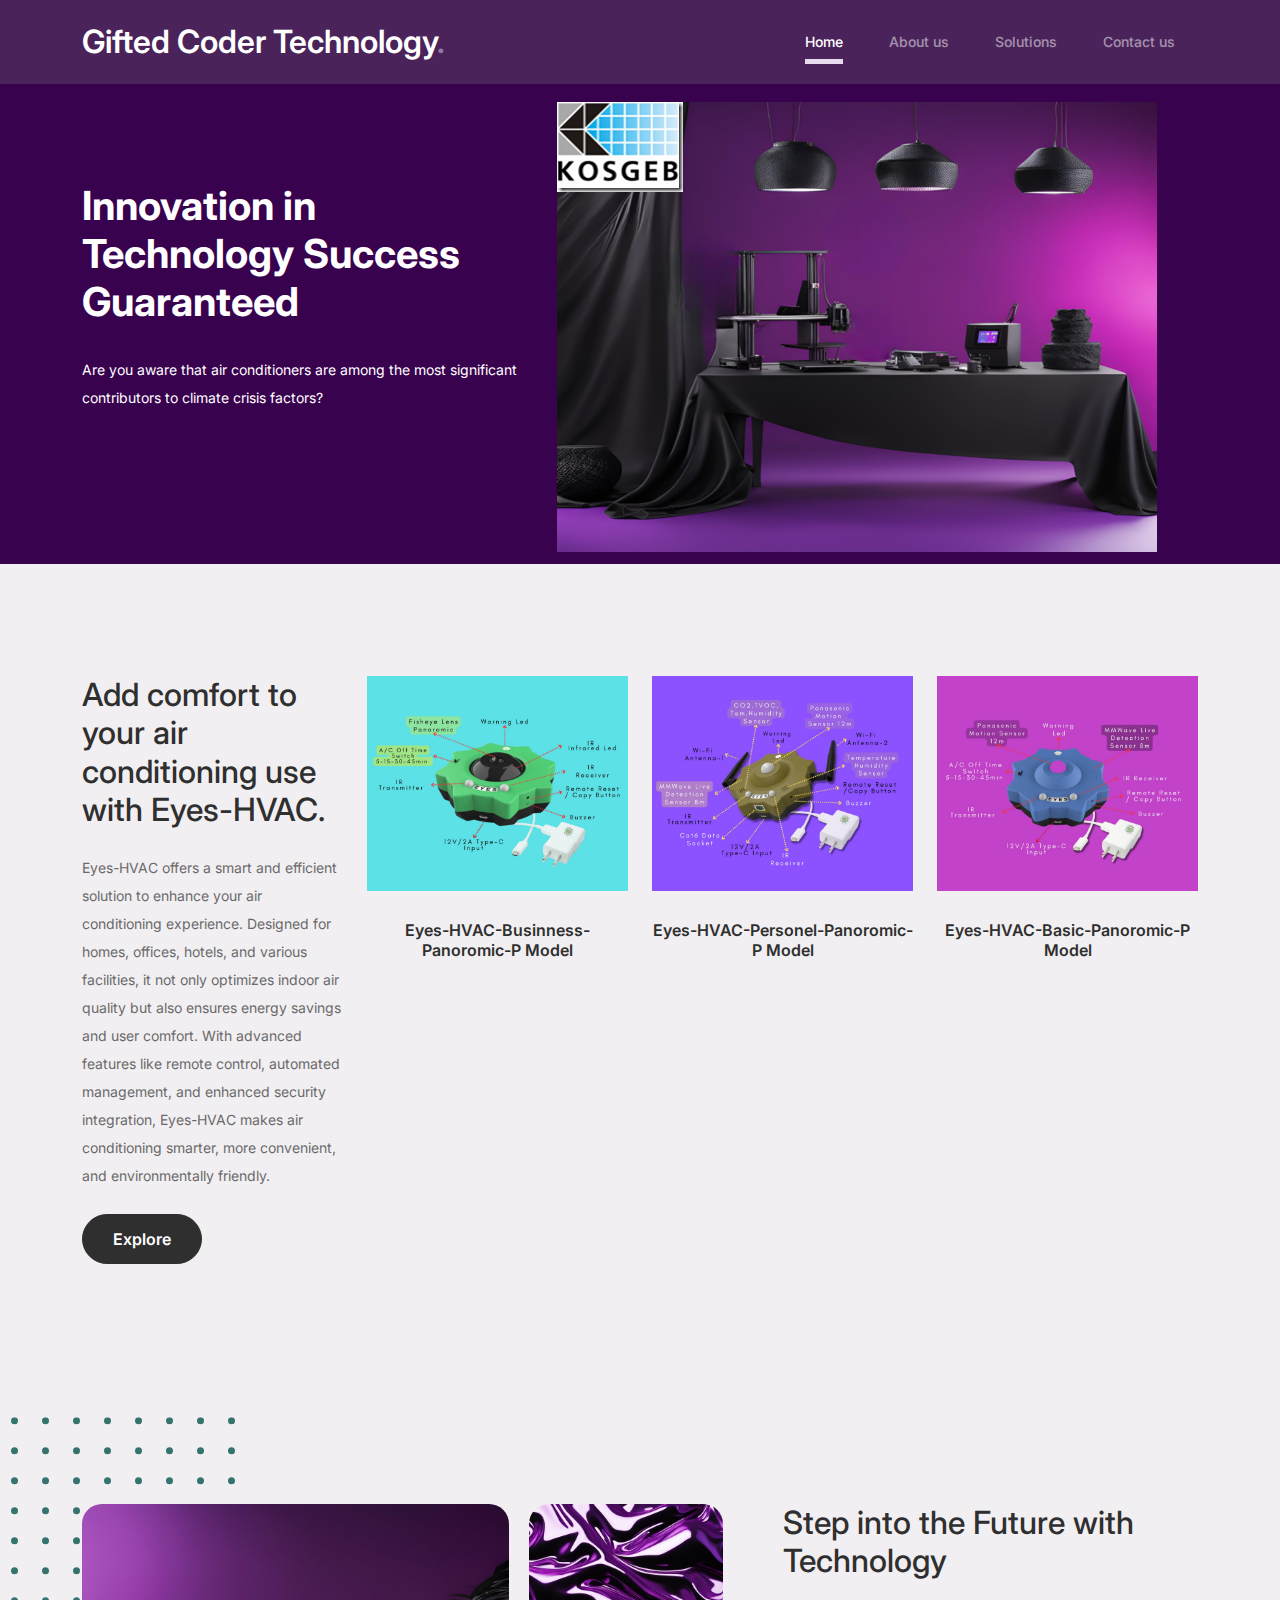
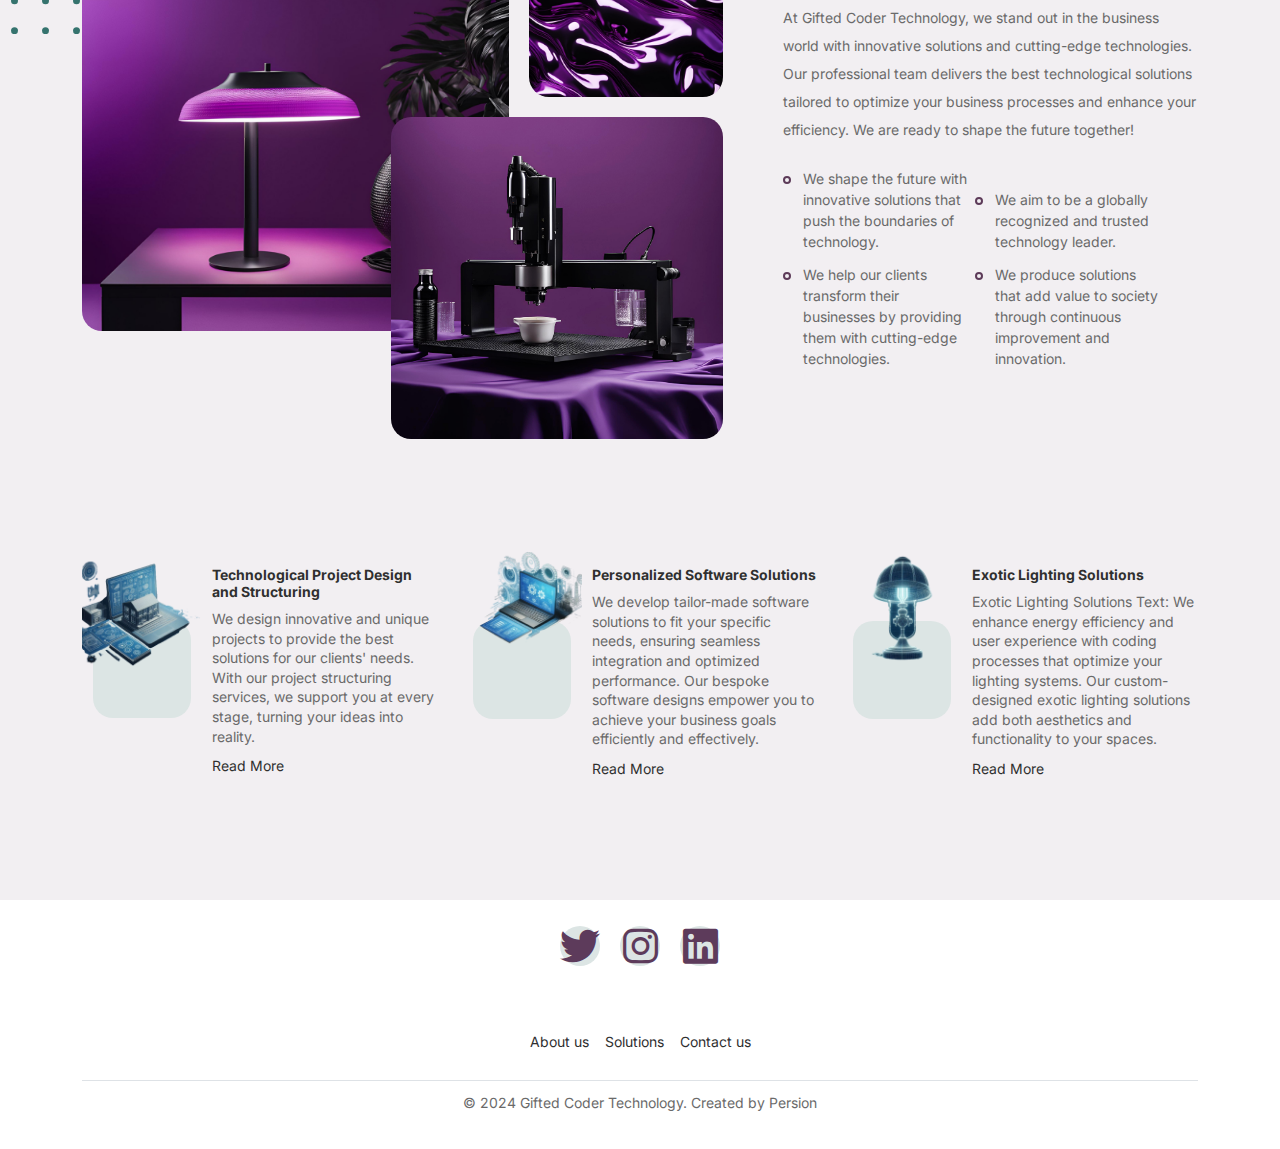
<file: index.html>
<!-- /*
* Bootstrap 5
* Template Name: Furni
* Template Author: Untree.co
* Template URI: https://untree.co/
* License: https://creativecommons.org/licenses/by/3.0/
*/ -->
<!doctype html>
<html lang="en">
<head>
  <meta charset="utf-8">
  <meta name="viewport" content="width=device-width, initial-scale=1, shrink-to-fit=no">
  <meta name="author" content="Untree.co">
  <link rel="shortcut icon" href="favicon.png">

  <meta name="description" content="" />
  <meta name="keywords" content="bootstrap, bootstrap4" />

		<!-- Bootstrap CSS -->
		<link href="css/bootstrap.min.css" rel="stylesheet">
		<link href="https://cdnjs.cloudflare.com/ajax/libs/font-awesome/6.0.0-beta3/css/all.min.css" rel="stylesheet">
		<link href="css/tiny-slider.css" rel="stylesheet">
		<link href="css/style.css" rel="stylesheet">
		<title>Gifted Coder Technology </title>
	</head>

	<body>

		<!-- Start Header/Navigation -->
		<nav class="custom-navbar navbar navbar navbar-expand-md navbar-dark bg-dark" arial-label="Furni navigation bar">

			<div class="container">
				<a class="navbar-brand" href="index.html">Gifted Coder Technology<span>.</span></a>

				<button class="navbar-toggler" type="button" data-bs-toggle="collapse" data-bs-target="#navbarsFurni" aria-controls="navbarsFurni" aria-expanded="false" aria-label="Toggle navigation">
					<span class="navbar-toggler-icon"></span>
				</button>

				<div class="collapse navbar-collapse" id="navbarsFurni">
					<ul class="custom-navbar-nav navbar-nav ms-auto mb-2 mb-md-0">
						<li class="nav-item active">
							<a class="nav-link" href="index.html">Home</a>
						</li>
						<li><a class="nav-link" href="about.html">About us</a></li>
						<li><a class="nav-link" href="solutions.html">Solutions</a></li>
						<li><a class="nav-link" href="contact.html">Contact us</a></li>
					</ul>
				</div>
			</div>
				
		</nav>
		<!-- End Header/Navigation -->

		<!-- Start Hero Section -->
			<div class="hero">
				<div class="container">
					<div class="row justify-content-between">
						<div class="col-lg-5">
							<div class="intro-excerpt">
								<h1>Innovation in Technology <span clsas="d-block">Success Guaranteed</span></h1>
								<p class="mb-4"> Are you aware that air conditioners are among the most significant contributors to climate crisis factors?</p>
							</div>
						</div>
						<div class="col-lg-7">
							<div class="hero-img-wrap">
								<img src="images/general.png" class="img-fluid">
								<img src="images/image001.png" class="img-fluid">
								<p class="mb-4">This web site sponsored by KOSGEB</p>


							</div>
						</div>
					</div>
				</div>
			</div>
		<!-- End Hero Section -->

		<!-- Start Product Section -->
		<div class="product-section">
			<div class="container">
				<div class="row">

					<!-- Start Column 1 -->
					<div class="col-md-12 col-lg-3 mb-5 mb-lg-0">
						<h2 class="mb-4 section-title">Add comfort to your air conditioning use with Eyes-HVAC.</h2>
						<p class="mb-4">Eyes-HVAC offers a smart and efficient solution to enhance your air conditioning experience. Designed for homes, offices, hotels, and various facilities, it not only optimizes indoor air quality but also ensures energy savings and user comfort. With advanced features like remote control, automated management, and enhanced security integration, Eyes-HVAC makes air conditioning smarter, more convenient, and environmentally friendly. </p>
						<p><a href="solutions.html" class="btn">Explore</a></p>
					</div> 
					<!-- End Column 1 -->

					<!-- Start Column 2 -->
					<div class="col-12 col-md-4 col-lg-3 mb-5 mb-md-0">
						<a class="product-item" href="solutions.html">
							<img src="images/project_design.jpeg" class="img-fluid product-thumbnail">
							<h3 class="product-title">Eyes-HVAC-Businness-Panoromic-P Model</h3>
						</a>
					</div> 
					<!-- End Column 2 -->

					<!-- Start Column 3 -->
					<div class="col-12 col-md-4 col-lg-3 mb-5 mb-md-0">
						<a class="product-item" href="solutions.html">
							<img src="images/personalized_software.jpeg" class="img-fluid product-thumbnail">
							<h3 class="product-title">Eyes-HVAC-Personel-Panoromic-P Model</h3>
						</a>
					</div>
					<!-- End Column 3 -->

					<!-- Start Column 4 -->
					<div class="col-12 col-md-4 col-lg-3 mb-5 mb-md-0">
						<a class="product-item" href="solutions.html">
							<img src="images/exotic_lightning.jpeg" class="img-fluid product-thumbnail">
							<h3 class="product-title">Eyes-HVAC-Basic-Panoromic-P Model</h3>
						</a>
					</div>
					<!-- End Column 4 -->

				</div>
			</div>
		</div>
		<!-- End Product Section -->


		<!-- Start We Help Section -->
		<div class="we-help-section">
			<div class="container">
				<div class="row justify-content-between">
					<div class="col-lg-7 mb-5 mb-lg-0">
						<div class="imgs-grid">
							<div class="grid grid-1"><img src="images/img-grid-1.jpg" alt="Untree.co"></div>
							<div class="grid grid-2"><img src="images/img-grid-2.jpg" alt="Untree.co"></div>
							<div class="grid grid-3"><img src="images/img-grid-3.jpg" alt="Untree.co"></div>
						</div>
					</div>
					<div class="col-lg-5 ps-lg-5">
						<h2 class="section-title mb-4">Step into the Future with Technology</h2>
						<p>At Gifted Coder Technology, we stand out in the business world with innovative solutions and cutting-edge technologies. Our professional team delivers the best technological solutions tailored to optimize your business processes and enhance your efficiency. We are ready to shape the future together!</p>

						<ul class="list-unstyled custom-list my-4">
							<li>We shape the future with innovative solutions that push the boundaries of technology.</li>
							<li>We aim to be a globally recognized and trusted technology leader.</li>
							<li>We help our clients transform their businesses by providing them with cutting-edge technologies.</li>
							<li>We produce solutions that add value to society through continuous improvement and innovation.</li>
						</ul>
					</div>
				</div>
			</div>
		</div>
		<!-- End We Help Section -->

		

		<!-- Start Popular Product -->
		<div class="popular-product">
			<div class="container">
				<div class="row">

					<div class="col-12 col-md-6 col-lg-4 mb-4 mb-lg-0">
						<div class="product-item-sm d-flex">
							<div class="thumbnail">
								<img src="images/project_design-small.png" alt="Image" class="img-fluid">
							</div>
							<div class="pt-3">
								<h3>Technological Project Design and Structuring</h3>
								<p>We design innovative and unique projects to provide the best solutions for our clients' needs. With our project structuring services, we support you at every stage, turning your ideas into reality. </p>
								<p><a href="solutions.html">Read More</a></p>
							</div>
						</div>
					</div>

					<div class="col-12 col-md-6 col-lg-4 mb-4 mb-lg-0">
						<div class="product-item-sm d-flex">
							<div class="thumbnail">
								<img src="images/personalized_software_small.png" alt="Image" class="img-fluid">
							</div>
							<div class="pt-3">
								<h3>Personalized Software Solutions</h3>
								<p>We develop tailor-made software solutions to fit your specific needs, ensuring seamless integration and optimized performance. Our bespoke software designs empower you to achieve your business goals efficiently and effectively. </p>
								<p><a href="solutions.html">Read More</a></p>
							</div>
						</div>
					</div>

					<div class="col-12 col-md-6 col-lg-4 mb-4 mb-lg-0">
						<div class="product-item-sm d-flex">
							<div class="thumbnail">
								<img src="images/exotic_lightning_small.png" alt="Image" class="img-fluid">
							</div>
							<div class="pt-3">
								<h3>Exotic Lighting Solutions</h3>
								<p>Exotic Lighting Solutions Text: We enhance energy efficiency and user experience with coding processes that optimize your lighting systems. Our custom-designed exotic lighting solutions add both aesthetics and functionality to your spaces. </p>
								<p><a href="solutions.html">Read More</a></p>
							</div>
						</div>
					</div>

				</div>
			</div>
		</div>
		<!-- End Popular Product -->

		<!-- Start Footer Section -->
		<footer class="footer-section py-4">
			<div class="container relative">
			  <div class="row g-3 justify-content-center">
				<div class="col-12 text-center mb-3">
				  <ul class="list-unstyled custom-social d-inline-flex justify-content-center align-items-center">
					<li class="px-2"><a href="https://x.com/PrensesMTN" class="social-icon"><span class="fa fa-brands fa-twitter" style="font-size: 2.5rem;"></span></a></li>
					<li class="px-2"><a href="https://www.instagram.com/gifted.coder.tech/" class="social-icon"><span class="fa fa-brands fa-instagram" style="font-size: 2.5rem;"></span></a></li>
					<li class="px-2"><a href="https://www.linkedin.com/company/giftedcodertechnology/" class="social-icon"><span class="fa fa-brands fa-linkedin" style="font-size: 2.5rem;"></span></a></li>
				  </ul>
				</div>
				<div class="col-12 text-center">
				  <div class="row justify-content-center">
					<div class="col-auto">
					  <ul class="list-unstyled d-inline-flex">
						<li><a class="nav-link px-2" href="about.html">About us</a></li>
						<li><a class="nav-link px-2" href="solutions.html">Solutions</a></li>
						<li><a class="nav-link px-2" href="contact.html">Contact us</a></li>

					  </ul>
					</div>
				  </div>
				</div>
			  </div>
			  <div class="border-top copyright">
				<div class="row pt-2">
				  <div class="col-12 text-center">
					<p class="mb-2">© 2024 Gifted Coder Technology. Created by Persion</p>
				  </div>
				</div>
			  </div>
			</div>
		  </footer>
		  
		<!-- End Footer Section -->	


		<script src="js/bootstrap.bundle.min.js"></script>
		<script src="js/tiny-slider.js"></script>
		<script src="js/custom.js"></script>
	</body>

</html>
</file>
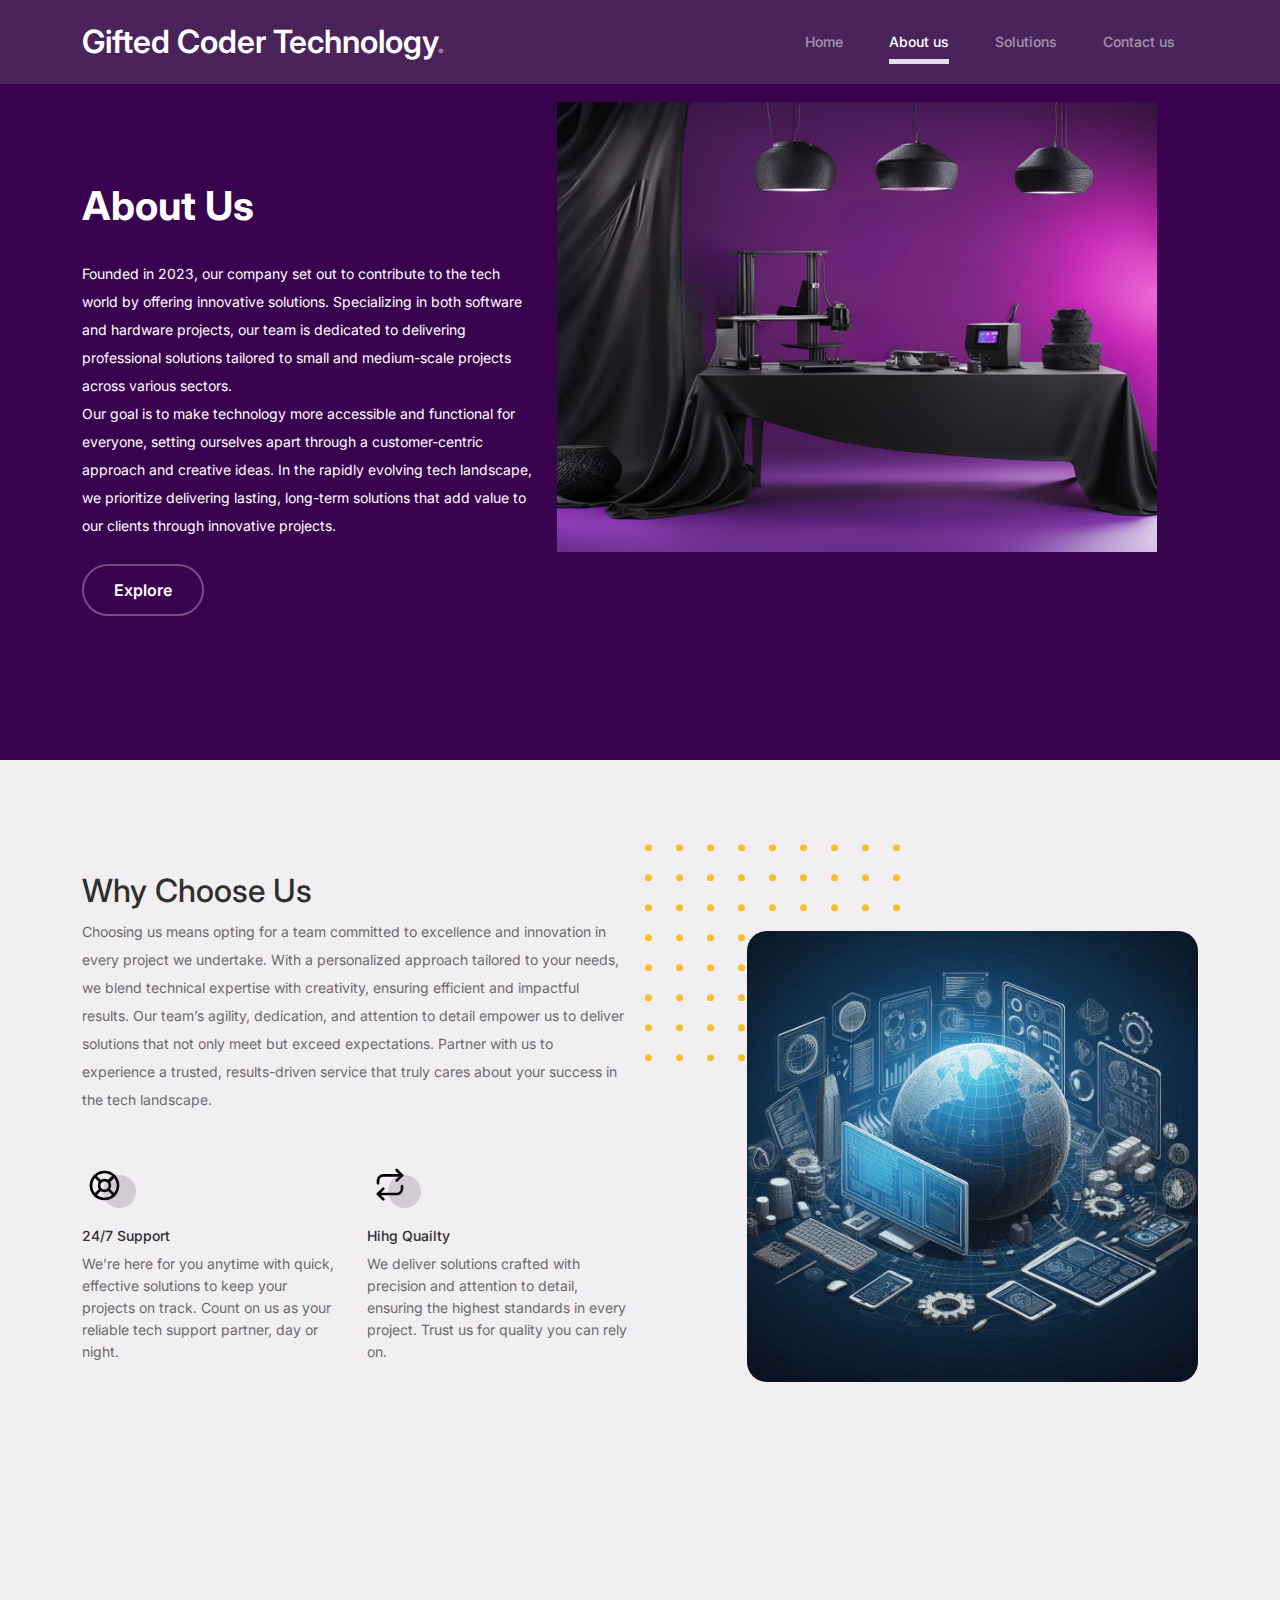
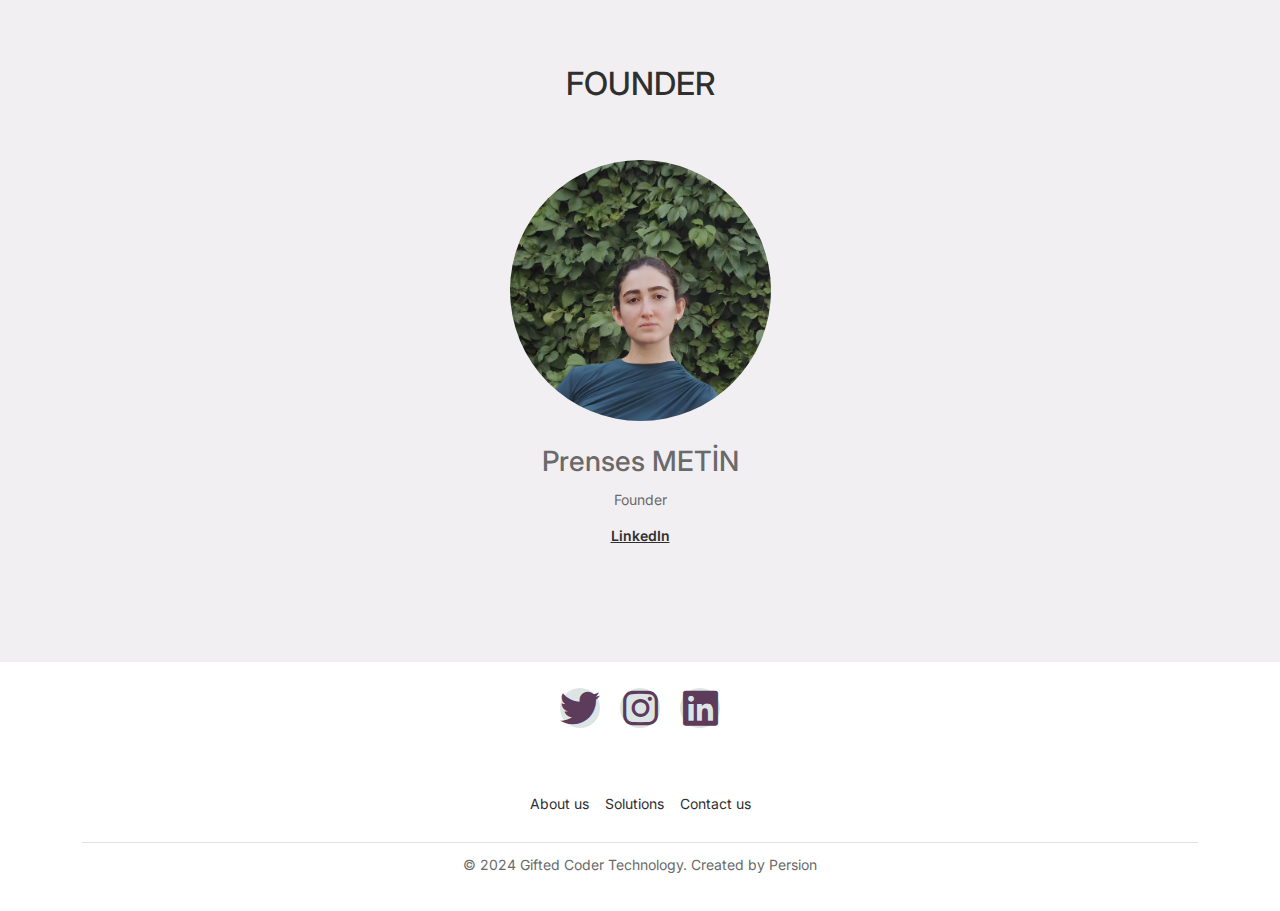
<file: about.html>
<!doctype html>
<html lang="en">
<head>
  <meta charset="utf-8">
  <meta name="viewport" content="width=device-width, initial-scale=1, shrink-to-fit=no">
  <meta name="author" content="Untree.co">
  <link rel="shortcut icon" href="favicon.png">

  <meta name="description" content="" />
  <meta name="keywords" content="bootstrap, bootstrap4" />

		<!-- Bootstrap CSS -->
		<link href="css/bootstrap.min.css" rel="stylesheet">
		<link href="https://cdnjs.cloudflare.com/ajax/libs/font-awesome/6.0.0-beta3/css/all.min.css" rel="stylesheet">
		<link href="css/tiny-slider.css" rel="stylesheet">
		<link href="css/style.css" rel="stylesheet">
		<title>About - Gifted Coder Technology </title>
	</head>

	<body>

		<!-- Start Header/Navigation -->
		<nav class="custom-navbar navbar navbar navbar-expand-md navbar-dark bg-dark" arial-label="Furni navigation bar">

			<div class="container">
				<a class="navbar-brand" href="index.html">Gifted Coder Technology<span>.</span></a>

				<button class="navbar-toggler" type="button" data-bs-toggle="collapse" data-bs-target="#navbarsFurni" aria-controls="navbarsFurni" aria-expanded="false" aria-label="Toggle navigation">
					<span class="navbar-toggler-icon"></span>
				</button>

				<div class="collapse navbar-collapse" id="navbarsFurni">
					<ul class="custom-navbar-nav navbar-nav ms-auto mb-2 mb-md-0">
						<li class="nav-item ">
							<a class="nav-link" href="index.html">Home</a>
						</li>
						<li class="active"><a class="nav-link" href="about.html">About us</a></li>
						<li><a class="nav-link" href="solutions.html">Solutions</a></li>
						<li><a class="nav-link" href="contact.html">Contact us</a></li>
					</ul>
				</div>
			</div>
				
		</nav>
		<!-- End Header/Navigation -->

		<!-- Start Hero Section -->
			<div class="hero">
				<div class="container">
					<div class="row justify-content-between">
						<div class="col-lg-5">
							<div class="intro-excerpt">
								<h1>About Us</h1>
								<p class="mb-4">Founded in 2023, our company set out to contribute to the tech world by offering innovative solutions. Specializing in both software and hardware projects, our team is dedicated to delivering professional solutions tailored to small and medium-scale projects across various sectors.<br>Our goal is to make technology more accessible and functional for everyone, setting ourselves apart through a customer-centric approach and creative ideas. In the rapidly evolving tech landscape, we prioritize delivering lasting, long-term solutions that add value to our clients through innovative projects.</p>
								<p><a href="#" class="btn btn-white-outline">Explore</a></p>
							</div>
						</div>
						<div class="col-lg-7">
							<div class="hero-img-wrap">
								<img src="images/general.png" class="img-fluid">
							</div>
						</div>
					</div>
				</div>
			</div>
		<!-- End Hero Section -->

		

		<!-- Start Why Choose Us Section -->
		<div class="why-choose-section">
			<div class="container">
				<div class="row justify-content-between align-items-center">
					<div class="col-lg-6">
						<h2 class="section-title">Why Choose Us</h2>
						<p>Choosing us means opting for a team committed to excellence and innovation in every project we undertake. With a personalized approach tailored to your needs, we blend technical expertise with creativity, ensuring efficient and impactful results. Our team’s agility, dedication, and attention to detail empower us to deliver solutions that not only meet but exceed expectations. Partner with us to experience a trusted, results-driven service that truly cares about your success in the tech landscape.</p>

						<div class="row my-5">
							

							<div class="col-6 col-md-6">
								<div class="feature">
									<div class="icon">
										<img src="images/support.svg" alt="Image" class="imf-fluid">
									</div>
									<h3>24/7 Support</h3>
									<p>We’re here for you anytime with quick, effective solutions to keep your projects on track. Count on us as your reliable tech support partner, day or night.</p>
								</div>
							</div>

							<div class="col-6 col-md-6">
								<div class="feature">
									<div class="icon">
										<img src="images/return.svg" alt="Image" class="imf-fluid">
									</div>
									<h3>Hihg Quailty</h3>
									<p>We deliver solutions crafted with precision and attention to detail, ensuring the highest standards in every project. Trust us for quality you can rely on.</p>
								</div>
							</div>

						</div>
					</div>

					<div class="col-lg-5">
						<div class="img-wrap">
							<img src="images/whychoose.png" alt="Image" class="img-fluid">
						</div>
					</div>

				</div>
			</div>
		</div>
		<!-- End Why Choose Us Section -->

		<!-- Start Team Section -->
		<div class="untree_co-section">
			<div class="container">
			  <div class="row mb-5">
				<div class="col-lg-5 mx-auto text-center">
				  <h2 class="section-title">FOUNDER</h2>
				</div>
			  </div>
			  <div class="row justify-content-center">
				<!-- Start Column 1 -->
				<div class="col-12 col-md-6 col-lg-3 mb-5 mb-md-0 text-center">
				  <img src="images/Prenses_Metin.jpg" class="img-fluid mb-4 rounded-circle" alt="Prenses METİN">
				  <h3 class="name"><a ><span>Prenses</span> METİN</a></h3>
				  <span class="d-block position mb-2">Founder</span>
				  <p class="mb-0">
					<a href="https://www.linkedin.com/in/prenses-metin-35594b237/" class="more dark" target="_blank">
					  LinkedIn <span class="icon-arrow_forward"></span>
					</a>
				  </p>
				</div>
				<!-- End Column 1 -->
			  </div>
			</div>
		  </div>
		  
		  
		<!-- End Team Section -->



		<!-- Start Footer Section -->
		<footer class="footer-section py-4">
			<div class="container relative">
			  <div class="row g-3 justify-content-center">
				<div class="col-12 text-center mb-3">
				  <ul class="list-unstyled custom-social d-inline-flex justify-content-center align-items-center">
					<li class="px-2"><a href="https://x.com/PrensesMTN" class="social-icon"><span class="fa fa-brands fa-twitter" style="font-size: 2.5rem;"></span></a></li>
					<li class="px-2"><a href="https://www.instagram.com/gifted.coder.tech/" class="social-icon"><span class="fa fa-brands fa-instagram" style="font-size: 2.5rem;"></span></a></li>
					<li class="px-2"><a href="https://www.linkedin.com/company/giftedcodertechnology/" class="social-icon"><span class="fa fa-brands fa-linkedin" style="font-size: 2.5rem;"></span></a></li>
				  </ul>
				</div>
				<div class="col-12 text-center">
				  <div class="row justify-content-center">
					<div class="col-auto">
					  <ul class="list-unstyled d-inline-flex">
						<li><a class="nav-link px-2" href="about.html">About us</a></li>
						<li><a class="nav-link px-2" href="solutions.html">Solutions</a></li>
						<li><a class="nav-link px-2" href="contact.html">Contact us</a></li>
					  </ul>
					</div>
				  </div>
				</div>
			  </div>
			  <div class="border-top copyright">
				<div class="row pt-2">
				  <div class="col-12 text-center">
					<p class="mb-2">© 2024 Gifted Coder Technology. Created by Persion</p>
				  </div>
				</div>
			  </div>
			</div>
		  </footer>
		  
		<!-- End Footer Section -->	


		<script src="js/bootstrap.bundle.min.js"></script>
		<script src="js/tiny-slider.js"></script>
		<script src="js/custom.js"></script>
	</body>

</html>
</file>
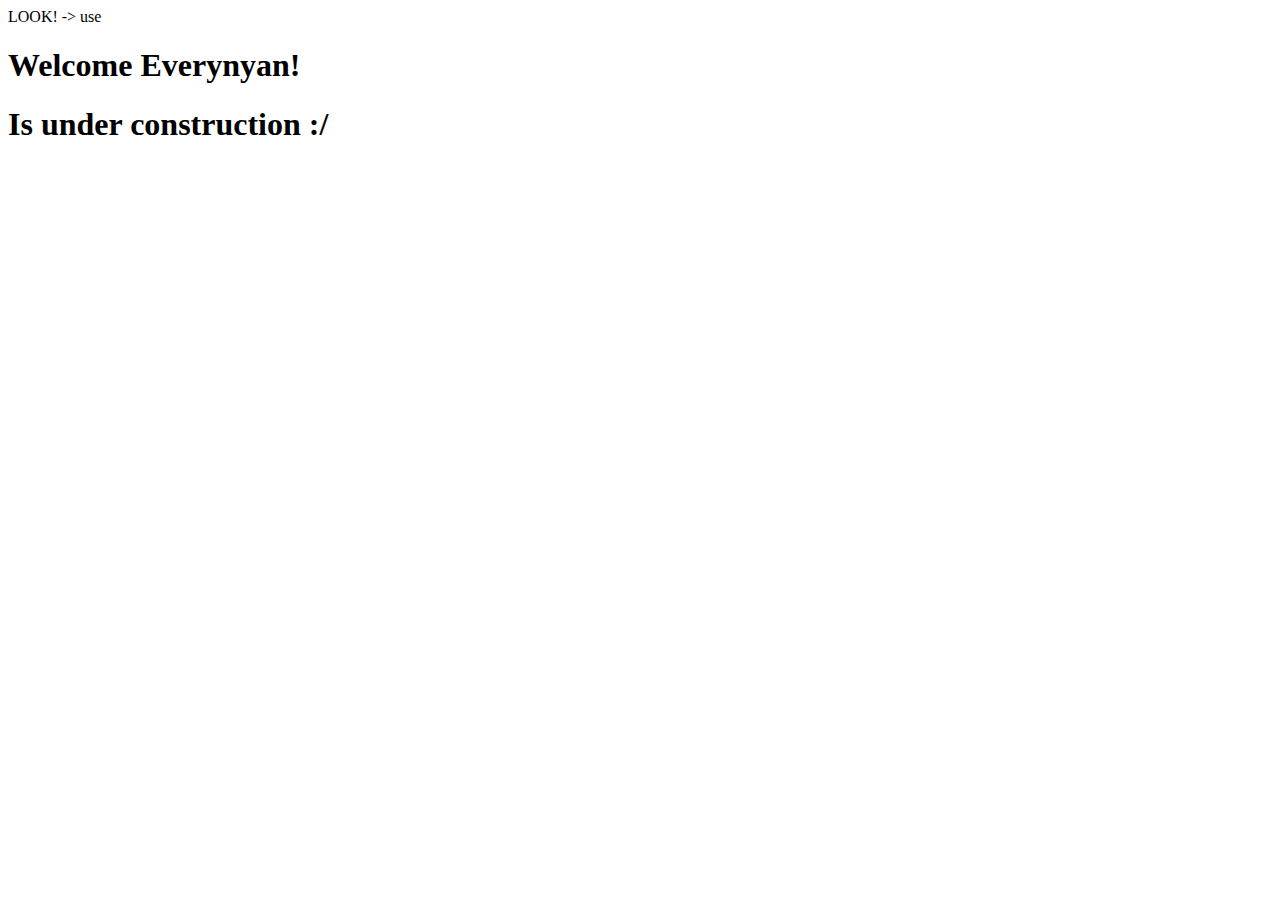
<file: aboutme.html>
<!– <a href="aboutme.html" class="button">LOOK!</a> ->
use

<!DOCTYPE html>
<html>
<head>
    <title>Gifted Coder TEchnology</title>


</head>
<body>

<h1>Welcome Everynyan!</h1>
<h1>Is under construction :/ </h1>

</body>


</html>
</file>
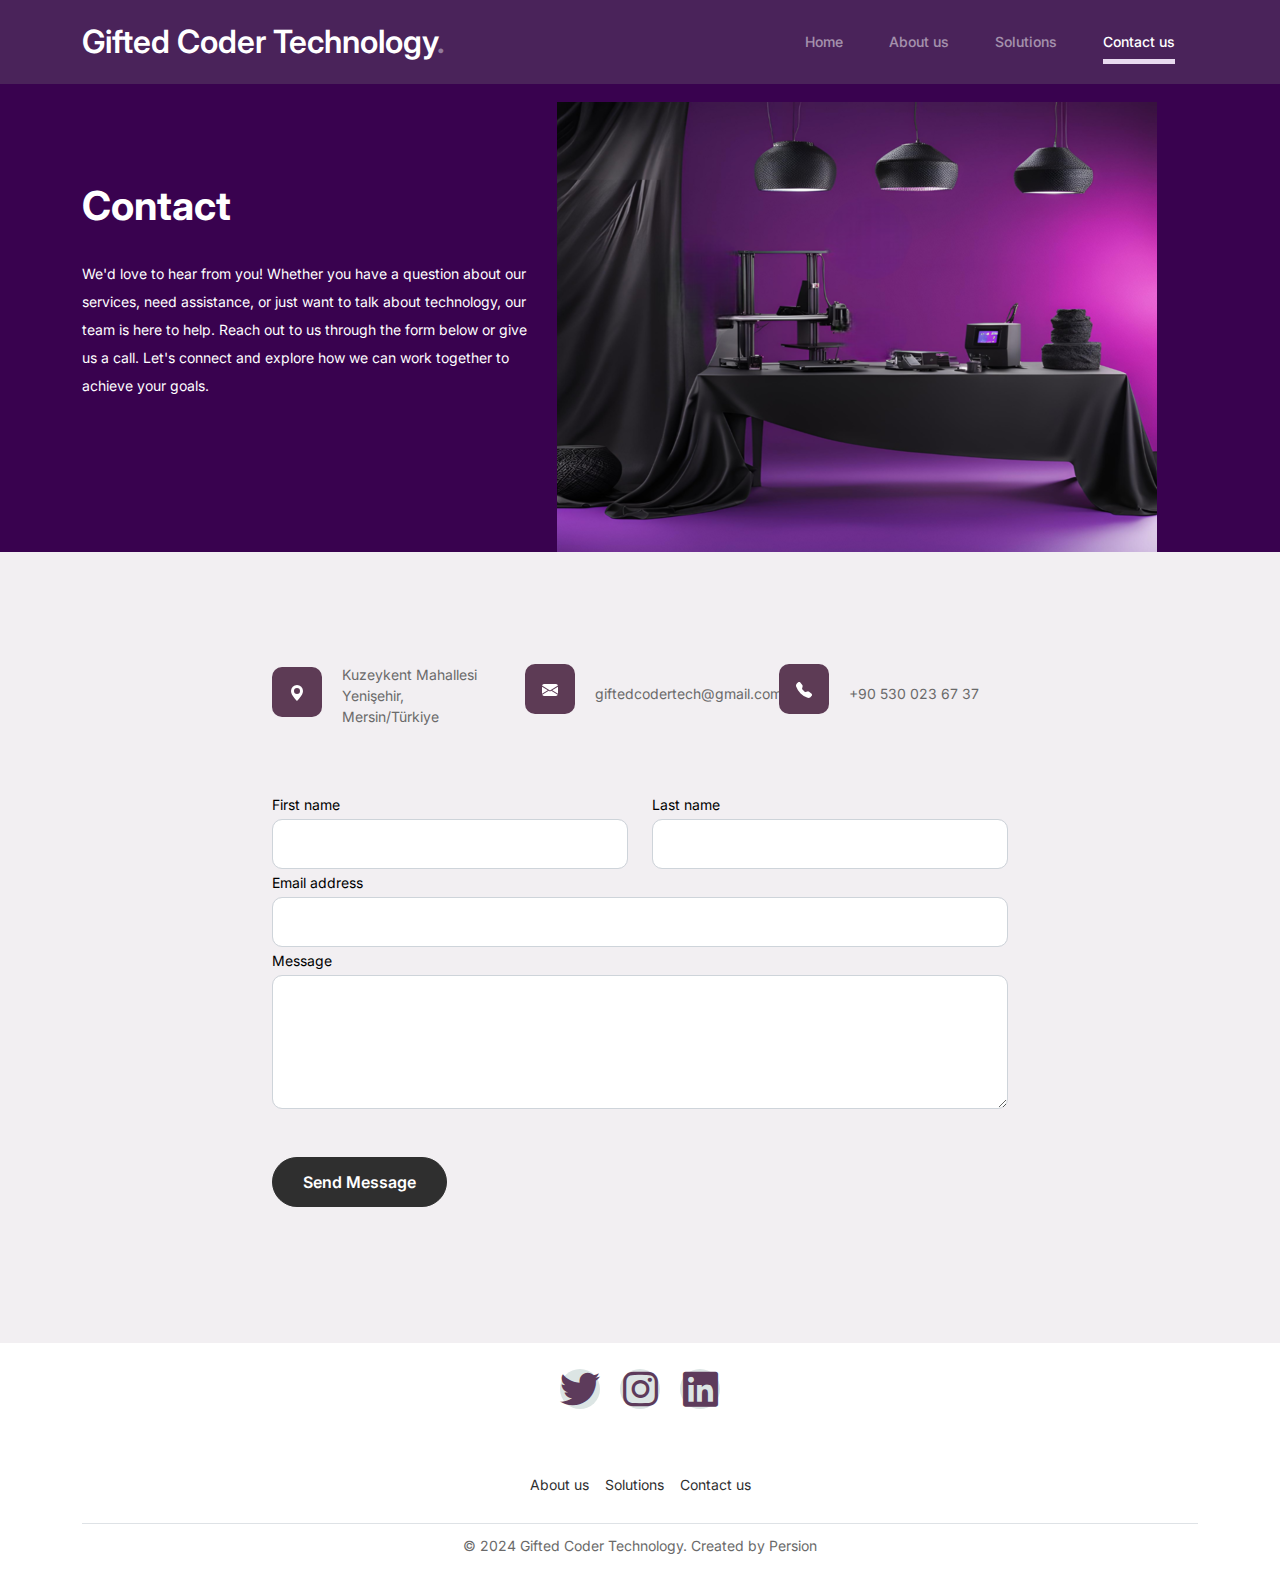
<file: contact.html>
<!-- /*
* Bootstrap 5
* Template Name: Furni
* Template Author: Untree.co
* Template URI: https://untree.co/
* License: https://creativecommons.org/licenses/by/3.0/
*/ -->
<!doctype html>
<html lang="en">
<head>
  <meta charset="utf-8">
  <meta name="viewport" content="width=device-width, initial-scale=1, shrink-to-fit=no">
  <meta name="author" content="Untree.co">
  <link rel="shortcut icon" href="favicon.png">

  <meta name="description" content="" />
  <meta name="keywords" content="bootstrap, bootstrap4" />

		<!-- Bootstrap CSS -->
		<link href="css/bootstrap.min.css" rel="stylesheet">
		<link href="https://cdnjs.cloudflare.com/ajax/libs/font-awesome/6.0.0-beta3/css/all.min.css" rel="stylesheet">
		<link href="css/tiny-slider.css" rel="stylesheet">
		<link href="css/style.css" rel="stylesheet">
		<title>Contact - Gifted Coder Technology </title>
	</head>

	<body>

		<!-- Start Header/Navigation -->
		<nav class="custom-navbar navbar navbar navbar-expand-md navbar-dark bg-dark" arial-label="Furni navigation bar">

			<div class="container">
				<a class="navbar-brand" href="index.html">Gifted Coder Technology<span>.</span></a>

				<button class="navbar-toggler" type="button" data-bs-toggle="collapse" data-bs-target="#navbarsFurni" aria-controls="navbarsFurni" aria-expanded="false" aria-label="Toggle navigation">
					<span class="navbar-toggler-icon"></span>
				</button>

				<div class="collapse navbar-collapse" id="navbarsFurni">
					<ul class="custom-navbar-nav navbar-nav ms-auto mb-2 mb-md-0">
						<li class="nav-item">
							<a class="nav-link" href="index.html">Home</a>
						</li>
						<li><a class="nav-link" href="about.html">About us</a></li>
						<li><a class="nav-link" href="solutions.html">Solutions</a></li>
						<li class="active"><a class="nav-link" href="contact.html">Contact us</a></li>
					</ul>
				</div>
			</div>
				
		</nav>
		<!-- End Header/Navigation -->

		<!-- Start Hero Section -->
			<div class="hero">
				<div class="container">
					<div class="row justify-content-between">
						<div class="col-lg-5">
							<div class="intro-excerpt">
								<h1>Contact</h1>
								<p class="mb-4">We'd love to hear from you! Whether you have a question about our services, need assistance, or just want to talk about technology, our team is here to help. Reach out to us through the form below or give us a call. Let's connect and explore how we can work together to achieve your goals.</p>
							</div>
						</div>
						<div class="col-lg-7">
							<div class="hero-img-wrap">
								<img src="images/general.png" class="img-fluid">
							</div>
						</div>
					</div>
				</div>
			</div>
		<!-- End Hero Section -->

		
		<!-- Start Contact Form -->
		<div class="untree_co-section">
      <div class="container">

        <div class="block">
          <div class="row justify-content-center">


            <div class="col-md-8 col-lg-8 pb-4">


              <div class="row mb-5">
                <div class="col-lg-4">
                  <div  class="service no-shadow align-items-center link horizontal d-flex active" data-aos="fade-left" data-aos-delay="0">
                    <div class="service-icon color-1 mb-4">
                      <svg xmlns="http://www.w3.org/2000/svg" width="16" height="16" fill="currentColor" class="bi bi-geo-alt-fill" viewBox="0 0 16 16">
                        <path d="M8 16s6-5.686 6-10A6 6 0 0 0 2 6c0 4.314 6 10 6 10zm0-7a3 3 0 1 1 0-6 3 3 0 0 1 0 6z"/>
                      </svg>
                    </div> <!-- /.icon -->
                    <div class="service-contents">
                      <p>Kuzeykent Mahallesi Yenişehir, Mersin/Türkiye</p>
                    </div> <!-- /.service-contents-->
                  </div> <!-- /.service -->
                </div>

                <div class="col-lg-4">
                  <div  class="service no-shadow align-items-center link horizontal d-flex active" data-aos="fade-left" data-aos-delay="0">
                    <div class="service-icon color-1 mb-4">
                      <svg xmlns="http://www.w3.org/2000/svg" width="16" height="16" fill="currentColor" class="bi bi-envelope-fill" viewBox="0 0 16 16">
                        <path d="M.05 3.555A2 2 0 0 1 2 2h12a2 2 0 0 1 1.95 1.555L8 8.414.05 3.555zM0 4.697v7.104l5.803-3.558L0 4.697zM6.761 8.83l-6.57 4.027A2 2 0 0 0 2 14h12a2 2 0 0 0 1.808-1.144l-6.57-4.027L8 9.586l-1.239-.757zm3.436-.586L16 11.801V4.697l-5.803 3.546z"/>
                      </svg>
                    </div> <!-- /.icon -->
                    <div class="service-contents">
                      <p>giftedcodertech@gmail.com</p>
                    </div> <!-- /.service-contents-->
                  </div> <!-- /.service -->
                </div>

                <div class="col-lg-4">
                  <div  class="service no-shadow align-items-center link horizontal d-flex active" data-aos="fade-left" data-aos-delay="0">
                    <div class="service-icon color-1 mb-4">
                      <svg xmlns="http://www.w3.org/2000/svg" width="16" height="16" fill="currentColor" class="bi bi-telephone-fill" viewBox="0 0 16 16">
                        <path fill-rule="evenodd" d="M1.885.511a1.745 1.745 0 0 1 2.61.163L6.29 2.98c.329.423.445.974.315 1.494l-.547 2.19a.678.678 0 0 0 .178.643l2.457 2.457a.678.678 0 0 0 .644.178l2.189-.547a1.745 1.745 0 0 1 1.494.315l2.306 1.794c.829.645.905 1.87.163 2.611l-1.034 1.034c-.74.74-1.846 1.065-2.877.702a18.634 18.634 0 0 1-7.01-4.42 18.634 18.634 0 0 1-4.42-7.009c-.362-1.03-.037-2.137.703-2.877L1.885.511z"/>
                      </svg>
                    </div> <!-- /.icon -->
                    <div class="service-contents">
                      <p>+90 530 023 67 37</p>
                    </div> <!-- /.service-contents-->
                  </div> <!-- /.service -->
                </div>
              </div>

              <form>
                <div class="row">
                  <div class="col-6">
                    <div class="form-group">
                      <label class="text-black" for="fname">First name</label>
                      <input type="text" class="form-control" id="fname">
                    </div>
                  </div>
                  <div class="col-6">
                    <div class="form-group">
                      <label class="text-black" for="lname">Last name</label>
                      <input type="text" class="form-control" id="lname">
                    </div>
                  </div>
                </div>
                <div class="form-group">
                  <label class="text-black" for="email">Email address</label>
                  <input type="email" class="form-control" id="email">
                </div>

                <div class="form-group mb-5">
                  <label class="text-black" for="message">Message</label>
                  <textarea name="" class="form-control" id="message" cols="30" rows="5"></textarea>
                </div>

                <button type="submit" class="btn btn-primary-hover-outline">Send Message</button>
              </form>

            </div>

          </div>

        </div>

      </div>


    </div>
  </div>

  <!-- End Contact Form -->

		

		<!-- Start Footer Section -->
		<footer class="footer-section py-4">
			<div class="container relative">
			  <div class="row g-3 justify-content-center">
				<div class="col-12 text-center mb-3">
				  <ul class="list-unstyled custom-social d-inline-flex justify-content-center align-items-center">
					<li class="px-2"><a href="https://x.com/PrensesMTN" class="social-icon"><span class="fa fa-brands fa-twitter" style="font-size: 2.5rem;"></span></a></li>
					<li class="px-2"><a href="https://www.instagram.com/gifted.coder.tech/" class="social-icon"><span class="fa fa-brands fa-instagram" style="font-size: 2.5rem;"></span></a></li>
					<li class="px-2"><a href="https://www.linkedin.com/company/giftedcodertechnology/" class="social-icon"><span class="fa fa-brands fa-linkedin" style="font-size: 2.5rem;"></span></a></li>
				  </ul>
				</div>
				<div class="col-12 text-center">
				  <div class="row justify-content-center">
					<div class="col-auto">
					  <ul class="list-unstyled d-inline-flex">
						<li><a class="nav-link px-2" href="about.html">About us</a></li>
						<li><a class="nav-link px-2" href="solutions.html">Solutions</a></li>
						<li><a class="nav-link px-2" href="contact.html">Contact us</a></li>
					  </ul>
					</div>
				  </div>
				</div>
			  </div>
			  <div class="border-top copyright">
				<div class="row pt-2">
				  <div class="col-12 text-center">
					<p class="mb-2">© 2024 Gifted Coder Technology. Created by Persion</p>
				  </div>
				</div>
			  </div>
			</div>
		  </footer>
		  
		<!-- End Footer Section -->	


		<script src="js/bootstrap.bundle.min.js"></script>
		<script src="js/tiny-slider.js"></script>
		<script src="js/custom.js"></script>
	</body>

</html>
</file>
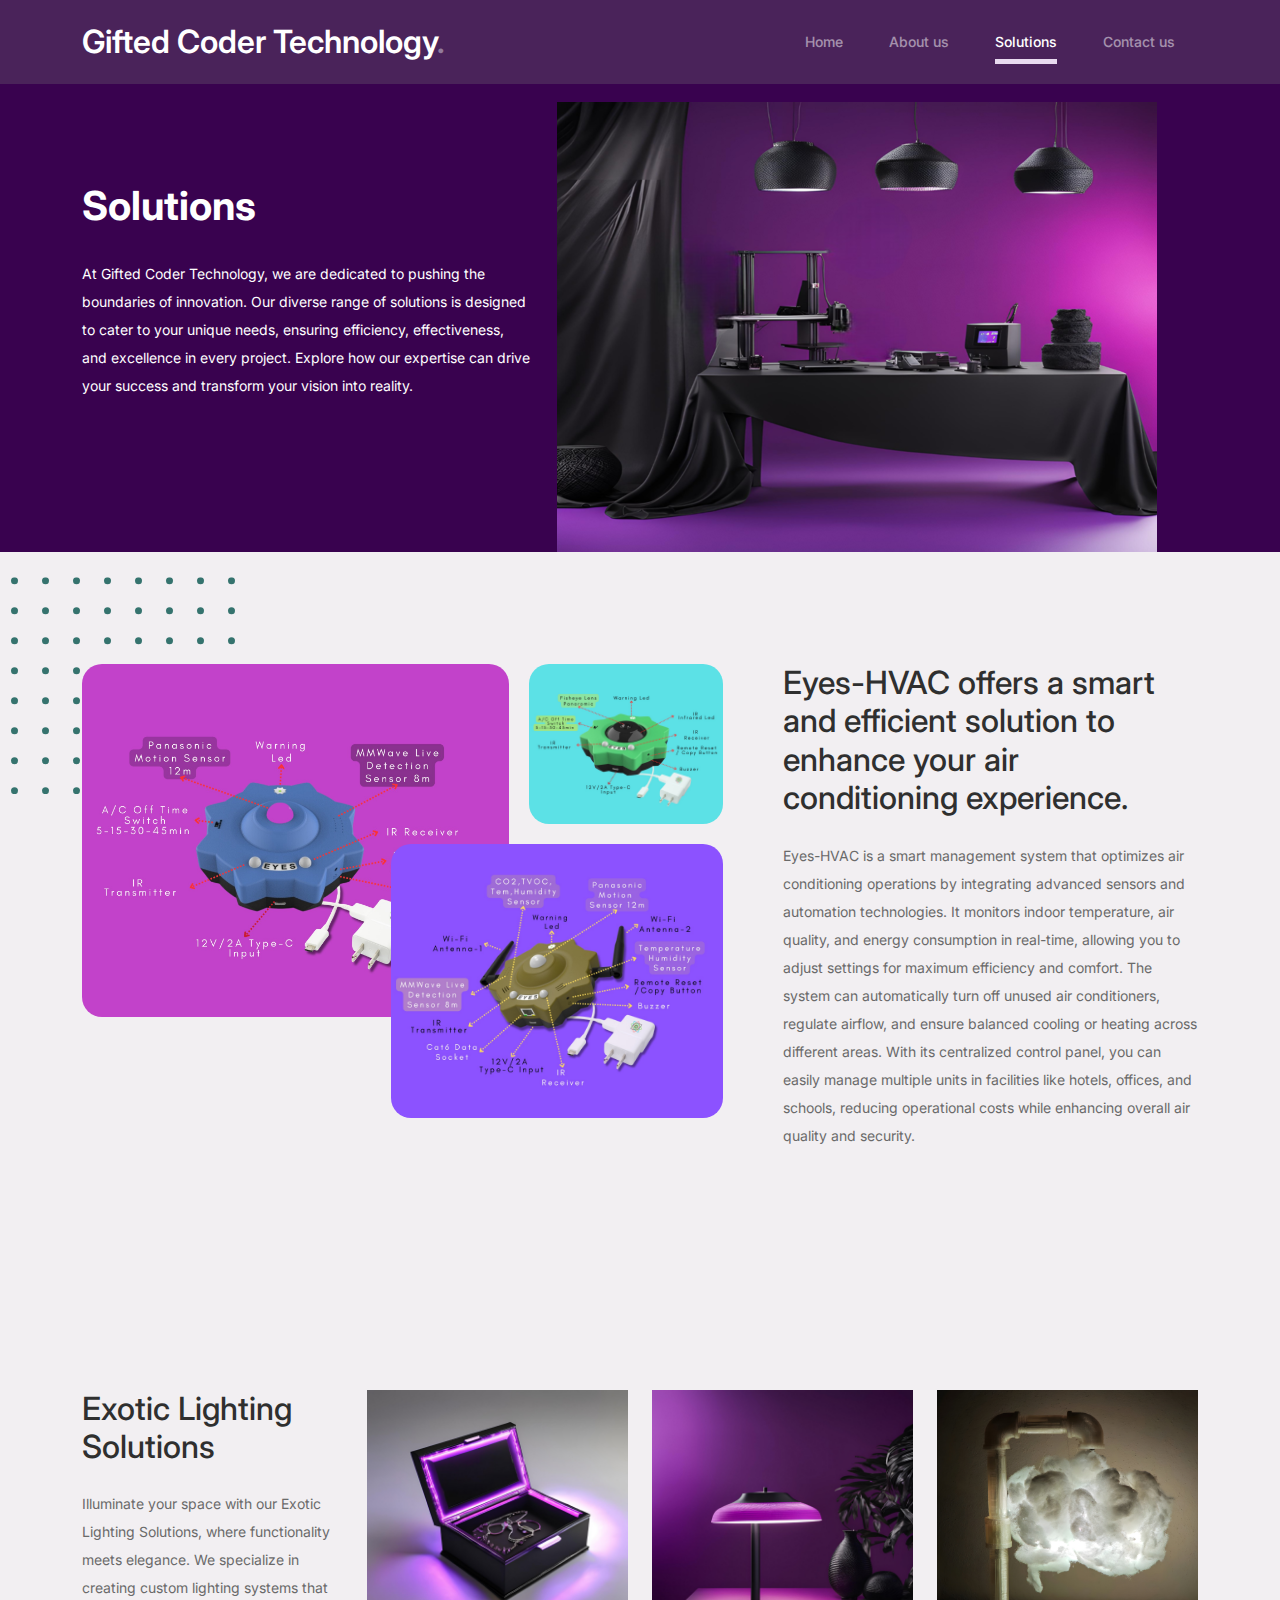
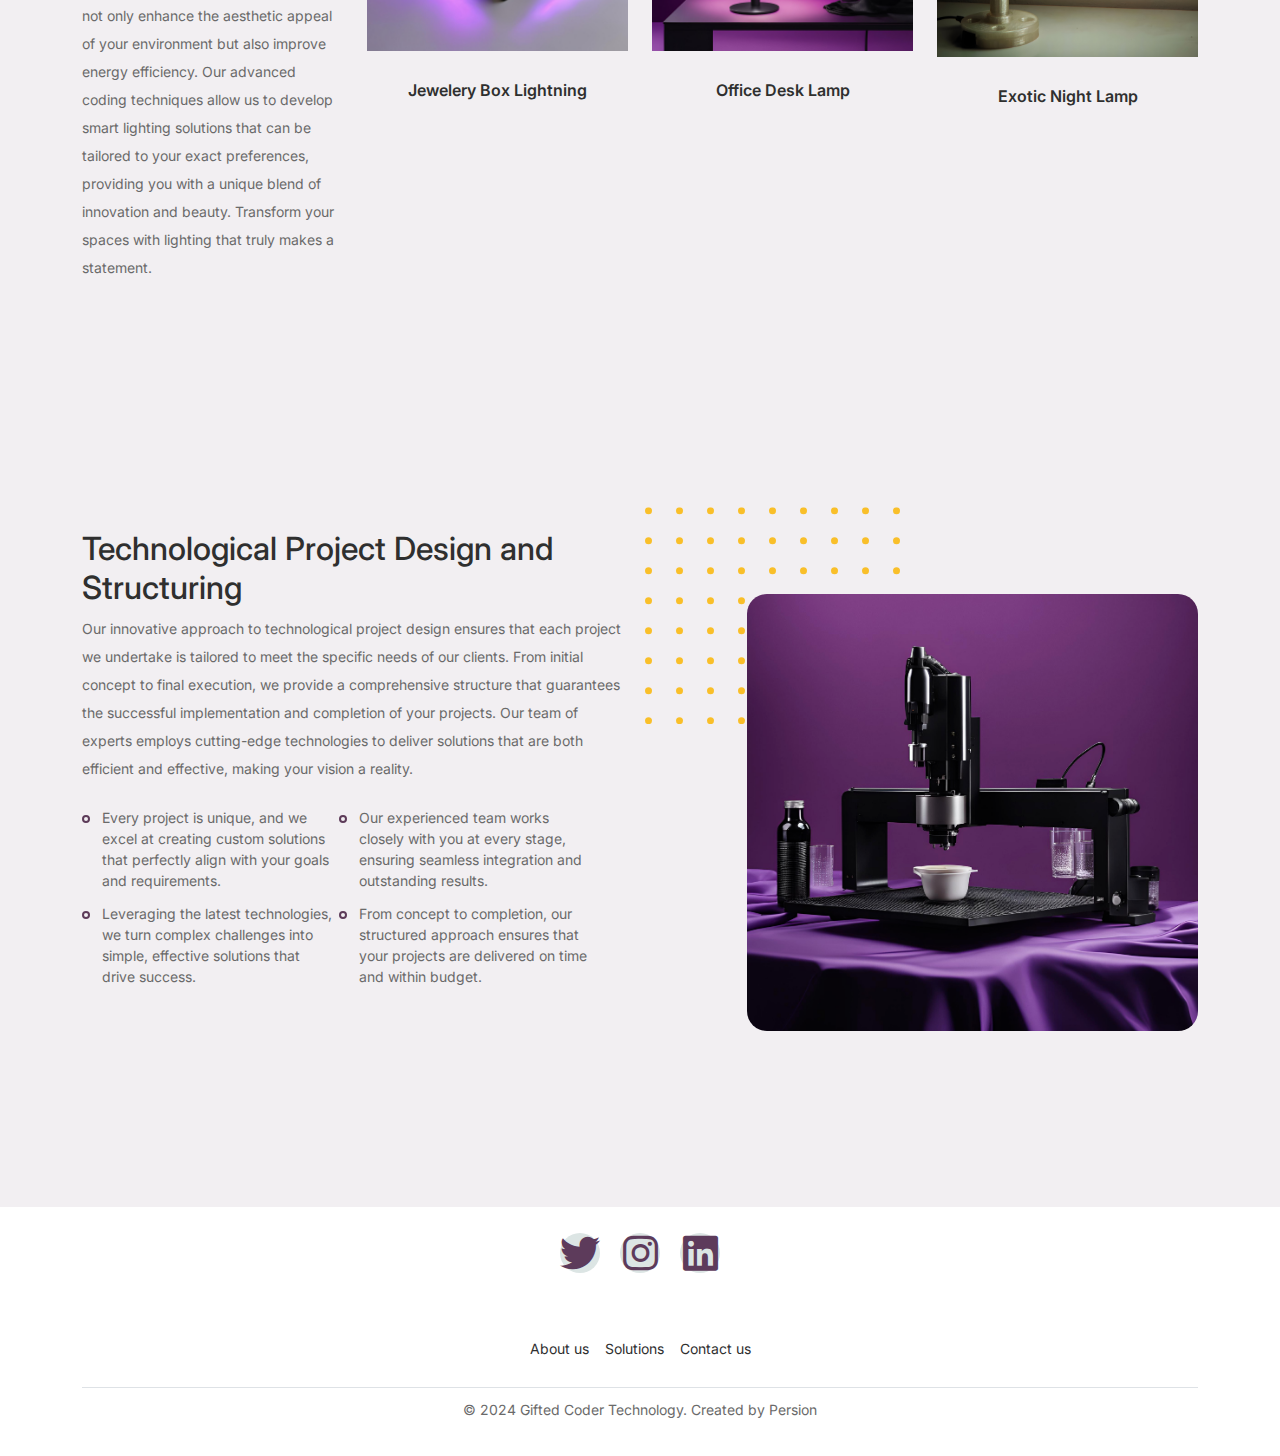
<file: solutions.html>
<!-- /*
* Bootstrap 5
* Template Name: Furni
* Template Author: Untree.co
* Template URI: https://untree.co/
* License: https://creativecommons.org/licenses/by/3.0/
*/ -->
<!doctype html>
<html lang="en">
<head>
  <meta charset="utf-8">
  <meta name="viewport" content="width=device-width, initial-scale=1, shrink-to-fit=no">
  <meta name="author" content="Untree.co">
  <link rel="shortcut icon" href="favicon.png">

  <meta name="description" content="" />
  <meta name="keywords" content="bootstrap, bootstrap4" />

		<!-- Bootstrap CSS -->
		<link href="css/bootstrap.min.css" rel="stylesheet">
		<link href="https://cdnjs.cloudflare.com/ajax/libs/font-awesome/6.0.0-beta3/css/all.min.css" rel="stylesheet">
		<link href="css/tiny-slider.css" rel="stylesheet">
		<link href="css/style.css" rel="stylesheet">
		<title>Solutions - Gifted Coder Technology</title>
	</head>

	<body>

		<!-- Start Header/Navigation -->
		<nav class="custom-navbar navbar navbar navbar-expand-md navbar-dark bg-dark" arial-label="Furni navigation bar">

			<div class="container">
				<a class="navbar-brand" href="index.html">Gifted Coder Technology<span>.</span></a>

				<button class="navbar-toggler" type="button" data-bs-toggle="collapse" data-bs-target="#navbarsFurni" aria-controls="navbarsFurni" aria-expanded="false" aria-label="Toggle navigation">
					<span class="navbar-toggler-icon"></span>
				</button>

				<div class="collapse navbar-collapse" id="navbarsFurni">
					<ul class="custom-navbar-nav navbar-nav ms-auto mb-2 mb-md-0">
						<li class="nav-item">
							<a class="nav-link" href="index.html">Home</a>
						</li>
						<li><a class="nav-link" href="about.html">About us</a></li>
						<li class="active"><a class="nav-link" href="solutions.html">Solutions</a></li>
						<li><a class="nav-link" href="contact.html">Contact us</a></li>
					</ul>

				</div>
			</div>
				
		</nav>
		<!-- End Header/Navigation -->

		<!-- Start Hero Section -->
			<div class="hero">
				<div class="container">
					<div class="row justify-content-between">
						<div class="col-lg-5">
							<div class="intro-excerpt">
								<h1>Solutions</h1>
								<p class="mb-4">At Gifted Coder Technology, we are dedicated to pushing the boundaries of innovation. Our diverse range of solutions is designed to cater to your unique needs, ensuring efficiency, effectiveness, and excellence in every project. Explore how our expertise can drive your success and transform your vision into reality.</p>
							</div>
						</div>
						<div class="col-lg-7">
							<div class="hero-img-wrap">
								<img src="images/general.png" alt="Image" class="img-fluid">
							</div>
						</div>
					</div>
				</div>
			</div>
		<!-- End Hero Section -->

		

		<!-- Start Technological Project Design and Structuring Section -->
		<div class="we-help-section">
			<div class="container">
				<div class="row justify-content-between">
					<div class="col-lg-7 mb-5 mb-lg-0">
						<div class="imgs-grid">
							<div class="grid grid-1"><img src="images/exotic_lightning.jpeg" alt="Untree.co"></div>
							<div class="grid grid-2"><img src="images/project_design.jpeg" alt="Untree.co"></div>
							<div class="grid grid-3"><img src="images/personalized_software.jpeg" alt="Untree.co"></div>
						</div>
					</div>
					<div class="col-lg-5 ps-lg-5">
						<h2 class="section-title mb-4">Eyes-HVAC offers a smart and efficient solution to enhance your air conditioning experience. </h2>
						<p>Eyes-HVAC is a smart management system that optimizes air conditioning operations by integrating advanced sensors and automation technologies. It monitors indoor temperature, air quality, and energy consumption in real-time, allowing you to adjust settings for maximum efficiency and comfort. The system can automatically turn off unused air conditioners, regulate airflow, and ensure balanced cooling or heating across different areas. With its centralized control panel, you can easily manage multiple units in facilities like hotels, offices, and schools, reducing operational costs while enhancing overall air quality and security.</p>
						<!--<ul class="list-unstyled custom-list my-4">
							<li>Every project is unique, and we excel at creating custom solutions that perfectly align with your goals and requirements.</li>
							<li>Our experienced team works closely with you at every stage, ensuring seamless integration and outstanding results.</li>
							<li>Leveraging the latest technologies, we turn complex challenges into simple, effective solutions that drive success.</li>
							<li>From concept to completion, our structured approach ensures that your projects are delivered on time and within budget.</li>
						</ul> -->
					</div>
				</div>
			</div>
		</div>
		<!-- End Technological Project Design and Structuring Section -->

<!-- Start Personalized Software Solutions Section -->
<div class="product-section">
	<div class="container">
		<div class="row">

			<!-- Start Column 1 -->
			<div class="col-md-12 col-lg-3 mb-5 mb-lg-0">
				<h2 class="mb-4 section-title">Exotic Lighting Solutions</h2>
				<p class="mb-4">Illuminate your space with our Exotic Lighting Solutions, where functionality meets elegance. We specialize in creating custom lighting systems that not only enhance the aesthetic appeal of your environment but also improve energy efficiency. Our advanced coding techniques allow us to develop smart lighting solutions that can be tailored to your exact preferences, providing you with a unique blend of innovation and beauty. Transform your spaces with lighting that truly makes a statement.</p>
			</div> 
			<!-- End Column 1 -->

			<!-- Start Column 2 -->
			<div class="col-12 col-md-4 col-lg-3 mb-5 mb-md-0">
				<a class="product-item" href="solutions.html">
					<img src="images/jewe_box.png" class="img-fluid product-thumbnail">
					<h3 class="product-title">Jewelery Box Lightning</h3>
				</a>
			</div> 
			<!-- End Column 2 -->

			<!-- Start Column 3 -->
			<div class="col-12 col-md-4 col-lg-3 mb-5 mb-md-0">
				<a class="product-item" href="solutions.html">
					<img src="images/img-grid-1.jpg" class="img-fluid product-thumbnail">
					<h3 class="product-title">Office Desk Lamp</h3>
				</a>
			</div>
			<!-- End Column 3 -->

			<!-- Start Column 4 -->
			<div class="col-12 col-md-4 col-lg-3 mb-5 mb-md-0">
				<a class="product-item" href="solutions.html">
					<img src="images/exotic_light.jpg" class="img-fluid product-thumbnail">
					<h3 class="product-title">Exotic Night Lamp </h3>
				</a>
			</div>
			<!-- End Column 4 -->

		</div>
	</div>
</div>
<!-- End Personalized Software Solutions Section -->

		<!-- Start Exotic Lighting Solutions Section -->
		<div class="why-choose-section">
			<div class="container">
				<div class="row justify-content-between align-items-center">
					<div class="col-lg-6">
						<h2 class="section-title">Technological Project Design and Structuring</h2>
						<p>Our innovative approach to technological project design ensures that each project we undertake is tailored to meet the specific needs of our clients. From initial concept to final execution, we provide a comprehensive structure that guarantees the successful implementation and completion of your projects. Our team of experts employs cutting-edge technologies to deliver solutions that are both efficient and effective, making your vision a reality.</p>
						<ul class="list-unstyled custom-list my-4">
							<li>Every project is unique, and we excel at creating custom solutions that perfectly align with your goals and requirements.</li>
							<li>Our experienced team works closely with you at every stage, ensuring seamless integration and outstanding results.</li>
							<li>Leveraging the latest technologies, we turn complex challenges into simple, effective solutions that drive success.</li>
							<li>From concept to completion, our structured approach ensures that your projects are delivered on time and within budget.</li>
						</ul>
						<div class="row my-5">
							

							<!-- <div class="col-6 col-md-6">
								<div class="feature">
									<div class="icon">
										<img src="images/support.svg" alt="Image" class="imf-fluid">
									</div>
									<h3>24/7 Support</h3>
									<p>We’re here for you anytime with quick, effective solutions to keep your projects on track. Count on us as your reliable tech support partner, day or night.</p>
								</div>
							</div> -->

							<!-- <div class="col-6 col-md-6">
								<div class="feature">
									<div class="icon">
										<img src="images/return.svg" alt="Image" class="imf-fluid">
									</div>
									<h3>Hihg Quailty</h3>
									<p>We deliver solutions crafted with precision and attention to detail, ensuring the highest standards in every project. Trust us for quality you can rely on.</p>
								</div>
							</div> -->

						</div>
					</div>

					<div class="col-lg-5">
						<div class="img-wrap">
							<img src="images/img-grid-3.jpg" alt="Image" class="img-fluid">
						</div>
					</div>

				</div>
			</div>
		</div>
		<!-- End Exotic Lighting Solutions Section -->



		

		<!-- Start Footer Section -->
		<footer class="footer-section py-4">
			<div class="container relative">
			  <div class="row g-3 justify-content-center">
				<div class="col-12 text-center mb-3">
				  <ul class="list-unstyled custom-social d-inline-flex justify-content-center align-items-center">
					<li class="px-2"><a href="https://x.com/PrensesMTN" class="social-icon"><span class="fa fa-brands fa-twitter" style="font-size: 2.5rem;"></span></a></li>
					<li class="px-2"><a href="https://www.instagram.com/gifted.coder.tech/" class="social-icon"><span class="fa fa-brands fa-instagram" style="font-size: 2.5rem;"></span></a></li>
					<li class="px-2"><a href="https://www.linkedin.com/company/giftedcodertechnology/" class="social-icon"><span class="fa fa-brands fa-linkedin" style="font-size: 2.5rem;"></span></a></li>
				  </ul>
				</div>
				<div class="col-12 text-center">
				  <div class="row justify-content-center">
					<div class="col-auto">
					  <ul class="list-unstyled d-inline-flex">
						<li><a class="nav-link px-2" href="about.html">About us</a></li>
						<li><a class="nav-link px-2" href="solutions.html">Solutions</a></li>
						<li><a class="nav-link px-2" href="contact.html">Contact us</a></li>
					  </ul>
					</div>
				  </div>
				</div>
			  </div>
			  <div class="border-top copyright">
				<div class="row pt-2">
				  <div class="col-12 text-center">
					<p class="mb-2">© 2024 Gifted Coder Technology. Created by Persion</p>
				  </div>
				</div>
			  </div>
			</div>
		  </footer>
		  
		<!-- End Footer Section -->	


		<script src="js/bootstrap.bundle.min.js"></script>
		<script src="js/tiny-slider.js"></script>
		<script src="js/custom.js"></script>
	</body>

</html>
</file>
<file: css/tiny-slider.css>
.tns-outer{padding:0 !important}.tns-outer [hidden]{display:none !important}.tns-outer [aria-controls],.tns-outer [data-action]{cursor:pointer}.tns-slider{-webkit-transition:all 0s;-moz-transition:all 0s;transition:all 0s}.tns-slider>.tns-item{-webkit-box-sizing:border-box;-moz-box-sizing:border-box;box-sizing:border-box}.tns-horizontal.tns-subpixel{white-space:nowrap}.tns-horizontal.tns-subpixel>.tns-item{display:inline-block;vertical-align:top;white-space:normal}.tns-horizontal.tns-no-subpixel:after{content:'';display:table;clear:both}.tns-horizontal.tns-no-subpixel>.tns-item{float:left}.tns-horizontal.tns-carousel.tns-no-subpixel>.tns-item{margin-right:-100%}.tns-no-calc{position:relative;left:0}.tns-gallery{position:relative;left:0;min-height:1px}.tns-gallery>.tns-item{position:absolute;left:-100%;-webkit-transition:transform 0s, opacity 0s;-moz-transition:transform 0s, opacity 0s;transition:transform 0s, opacity 0s}.tns-gallery>.tns-slide-active{position:relative;left:auto !important}.tns-gallery>.tns-moving{-webkit-transition:all 0.25s;-moz-transition:all 0.25s;transition:all 0.25s}.tns-autowidth{display:inline-block}.tns-lazy-img{-webkit-transition:opacity 0.6s;-moz-transition:opacity 0.6s;transition:opacity 0.6s;opacity:0.6}.tns-lazy-img.tns-complete{opacity:1}.tns-ah{-webkit-transition:height 0s;-moz-transition:height 0s;transition:height 0s}.tns-ovh{overflow:hidden}.tns-visually-hidden{position:absolute;left:-10000em}.tns-transparent{opacity:0;visibility:hidden}.tns-fadeIn{opacity:1;filter:alpha(opacity=100);z-index:0}.tns-normal,.tns-fadeOut{opacity:0;filter:alpha(opacity=0);z-index:-1}.tns-vpfix{white-space:nowrap}.tns-vpfix>div,.tns-vpfix>li{display:inline-block}.tns-t-subp2{margin:0 auto;width:310px;position:relative;height:10px;overflow:hidden}.tns-t-ct{width:2333.3333333%;width:-webkit-calc(100% * 70 / 3);width:-moz-calc(100% * 70 / 3);width:calc(100% * 70 / 3);position:absolute;right:0}.tns-t-ct:after{content:'';display:table;clear:both}.tns-t-ct>div{width:1.4285714%;width:-webkit-calc(100% / 70);width:-moz-calc(100% / 70);width:calc(100% / 70);height:10px;float:left}

/*# sourceMappingURL=sourcemaps/tiny-slider.css.map */
</file>
<file: css/style.css>
/*
* Template Name: UntreeStore
* Template Author: Untree.co
* Author URI: https://untree.co/
* License: https://creativecommons.org/licenses/by/3.0/
*/
@import url("https://fonts.googleapis.com/css2?family=Inter:wght@400;500;600;700;800&display=swap");
body {
  overflow-x: hidden;
  position: relative; }

body {
  font-family: "Inter", sans-serif;
  font-weight: 400;
  line-height: 28px;
  color: #6a6a6a;
  font-size: 14px;
  background-color: #f2eff2; }

a {
  text-decoration: none;
  -webkit-transition: .3s all ease;
  -o-transition: .3s all ease;
  transition: .3s all ease;
  color: #2f2f2f;
  text-decoration: underline; }
  a:hover {
    color: #2f2f2f;
    text-decoration: none; }
  a.more {
    font-weight: 600; }

.custom-navbar {
  background: #4A235A !important;
  padding-top: 20px;
  padding-bottom: 20px; }
  .custom-navbar .navbar-brand {
    font-size: 32px;
    font-weight: 600; }
    .custom-navbar .navbar-brand > span {
      opacity: .4; }
  .custom-navbar .navbar-toggler {
    border-color: transparent; }
    .custom-navbar .navbar-toggler:active, .custom-navbar .navbar-toggler:focus {
      -webkit-box-shadow: none;
      box-shadow: none;
      outline: none; }
  @media (min-width: 992px) {
    .custom-navbar .custom-navbar-nav li {
      margin-left: 15px;
      margin-right: 15px; } }
  .custom-navbar .custom-navbar-nav li a {
    font-weight: 500;
    color: #ffffff !important;
    opacity: .5;
    -webkit-transition: .3s all ease;
    -o-transition: .3s all ease;
    transition: .3s all ease;
    position: relative; }
    @media (min-width: 768px) {
      .custom-navbar .custom-navbar-nav li a:before {
        content: "";
        position: absolute;
        bottom: 0;
        left: 8px;
        right: 8px;
        background: #E8DAEF;
        height: 5px;
        opacity: 1;
        visibility: visible;
        width: 0;
        -webkit-transition: .15s all ease-out;
        -o-transition: .15s all ease-out;
        transition: .15s all ease-out; } }
    .custom-navbar .custom-navbar-nav li a:hover {
      opacity: 1; }
      .custom-navbar .custom-navbar-nav li a:hover:before {
        width: calc(100% - 16px); }
  .custom-navbar .custom-navbar-nav li.active a {
    opacity: 1; }
    .custom-navbar .custom-navbar-nav li.active a:before {
      width: calc(100% - 16px); }
  .custom-navbar .custom-navbar-cta {
    margin-left: 0 !important;
    -webkit-box-orient: horizontal;
    -webkit-box-direction: normal;
    -ms-flex-direction: row;
    flex-direction: row; }
    @media (min-width: 768px) {
      .custom-navbar .custom-navbar-cta {
        margin-left: 40px !important; } }
    .custom-navbar .custom-navbar-cta li {
      margin-left: 0px;
      margin-right: 0px; }
      .custom-navbar .custom-navbar-cta li:first-child {
        margin-right: 20px; }

.hero {
  background: #39024f;
  padding: calc(4rem - 30px) 0 0rem 0; }
  @media (min-width: 768px) {
    .hero {
      padding: calc(4rem - 30px) 0 4rem 0; } }
  @media (min-width: 992px) {
    .hero {
      padding: calc(8rem - 30px) 0 8rem 0; } }
  .hero .intro-excerpt {
    position: relative;
    color: #ffffff;
    z-index: 4; }
    @media (min-width: 992px) {
      .hero .intro-excerpt {
        max-width: 450px; } }
  .hero h1 {
    font-weight: 700;
    color: #ffffff;
    margin-bottom: 30px; }  
    @media (min-width: 1400px) {
      .hero h1 {
        font-size: 54px; } }
  .hero p {
    color: rgba(0, 0, 0, 0.361),margin-botom 30px; }
  .hero .hero-img-wrap {
    position: relative; }
    .hero .hero-img-wrap img {
      position: relative;
      top: 0px;
      right: 0px;
      z-index: 2;
      max-width: 780px;
      left: -20px; }
      @media (min-width: 768px) {
        .hero .hero-img-wrap img {
          right: 0px;
          left: -100px; } }
      @media (min-width: 992px) {
        .hero .hero-img-wrap img {
          left: 0px;
          top: -80px;
          position: absolute;
          right: -50px; } }
      @media (min-width: 1200px) {
        .hero .hero-img-wrap img {
          left: 0px;
          top: -80px;
          right: -100px; } }
    .hero .hero-img-wrap:after {
      content: "";
      position: relative;
      width: 255px;
      height: 217px;
      background-image: url("../images/dots-light.svg");
      background-size: contain;
      background-repeat: no-repeat;
      right: -100px;
      top: -0px; }
      @media (min-width: 1200px) {
        .hero .hero-img-wrap:after {
          top: -40px; } }

.btn {
  font-weight: 600;
  padding: 12px 30px;
  border-radius: 30px;
  color: #ffffff;
  background: #2f2f2f;
  border-color: #2f2f2f; }
  .btn:hover {
    color: #ffffff;
    background: #222222;
    border-color: #222222; }
  .btn:active, .btn:focus {
    outline: none !important;
    -webkit-box-shadow: none;
    box-shadow: none; }
  .btn.btn-primary {
    background: #6C3483;
    border-color: #6C3483; }
    .btn.btn-primary:hover {
      background: #A569BD;
      border-color: #A569BD; }
  .btn.btn-secondary {
    color: #2f2f2f;
    background:#b029f9;
    border-color: #b029f9; }
    .btn.btn-secondary:hover {
      background: #af10f8;
      border-color: #af10f8; }
  .btn.btn-white-outline {
    background: transparent;
    border-width: 2px;
    border-color: rgba(255, 255, 255, 0.3); }
    .btn.btn-white-outline:hover {
      border-color: white;
      color: #ffffff; }

.section-title {
  color: #2f2f2f; }

.product-section {
  padding: 7rem 0; }
  .product-section .product-item {
    text-align: center;
    text-decoration: none;
    display: block;
    position: relative;
    padding-bottom: 50px;
    cursor: pointer; }
    .product-section .product-item .product-thumbnail {
      margin-bottom: 30px;
      position: relative;
      top: 0;
      -webkit-transition: .3s all ease;
      -o-transition: .3s all ease;
      transition: .3s all ease; }
    .product-section .product-item h3 {
      font-weight: 600;
      font-size: 16px; }
    .product-section .product-item strong {
      font-weight: 800 !important;
      font-size: 18px !important; }
    .product-section .product-item h3, .product-section .product-item strong {
      color: #2f2f2f;
      text-decoration: none; }
    .product-section .product-item .icon-cross {
      position: absolute;
      width: 35px;
      height: 35px;
      display: inline-block;
      background: #2f2f2f;
      bottom: 15px;
      left: 50%;
      -webkit-transform: translateX(-50%);
      -ms-transform: translateX(-50%);
      transform: translateX(-50%);
      margin-bottom: -17.5px;
      border-radius: 50%;
      opacity: 0;
      visibility: hidden;
      -webkit-transition: .3s all ease;
      -o-transition: .3s all ease;
      transition: .3s all ease; }
      .product-section .product-item .icon-cross img {
        position: absolute;
        left: 50%;
        top: 50%;
        -webkit-transform: translate(-50%, -50%);
        -ms-transform: translate(-50%, -50%);
        transform: translate(-50%, -50%); }
    .product-section .product-item:before {
      bottom: 0;
      left: 0;
      right: 0;
      position: absolute;
      content: "";
      background: #dce5e4;
      height: 0%;
      z-index: -1;
      border-radius: 10px;
      -webkit-transition: .3s all ease;
      -o-transition: .3s all ease;
      transition: .3s all ease; }
    .product-section .product-item:hover .product-thumbnail {
      top: -25px; }
    .product-section .product-item:hover .icon-cross {
      bottom: 0;
      opacity: 1;
      visibility: visible; }
    .product-section .product-item:hover:before {
      height: 70%; }

.why-choose-section {
  padding: 7rem 0; }
  .why-choose-section .img-wrap {
    position: relative; }
    .why-choose-section .img-wrap:before {
      position: absolute;
      content: "";
      width: 255px;
      height: 217px;
      background-image: url("../images/dots-yellow.svg");
      background-repeat: no-repeat;
      background-size: contain;
      -webkit-transform: translate(-40%, -40%);
      -ms-transform: translate(-40%, -40%);
      transform: translate(-40%, -40%);
      z-index: -1; }
    .why-choose-section .img-wrap img {
      border-radius: 20px; }

.feature {
  margin-bottom: 30px; }
  .feature .icon {
    display: inline-block;
    position: relative;
    margin-bottom: 20px; }
    .feature .icon:before {
      content: "";
      width: 33px;
      height: 33px;
      position: absolute;
      background: rgba(84, 59, 93, 0.2);
      border-radius: 50%;
      right: -8px;
      bottom: 0; }
  .feature h3 {
    font-size: 14px;
    color: #2f2f2f; }
  .feature p {
    font-size: 14px;
    line-height: 22px;
    color: #6a6a6a; }

    .we-help-section {
      padding: 7rem 0;
  }
  
  .we-help-section .imgs-grid {
      display: -ms-grid; /* Internet Explorer için */
      display: grid; /* Modern tarayıcılar için */
      -ms-grid-columns: (1fr); /* Internet Explorer için, ancak genellikle gerekli değildir */
      grid-template-columns: repeat(27, 1fr); /* Grid kolonlarını tanımlama */
      position: relative; /* İlgili öğenin konumunu ayarlama */
  }
    .we-help-section .imgs-grid:before {
      position: absolute;
      content: "";
      width: 255px;
      height: 217px;
      background-image: url("../images/dots-green.svg");
      background-size: contain;
      background-repeat: no-repeat;
      -webkit-transform: translate(-40%, -40%);
      -ms-transform: translate(-40%, -40%);
      transform: translate(-40%, -40%);
      z-index: -1; }
    .we-help-section .imgs-grid .grid {
      position: relative; }
      .we-help-section .imgs-grid .grid img {
        border-radius: 20px;
        max-width: 100%; }
      .we-help-section .imgs-grid .grid.grid-1 {
        -ms-grid-column: 1;
        -ms-grid-column-span: 18;
        grid-column: 1 / span 18;
        -ms-grid-row: 1;
        -ms-grid-row-span: 27;
        grid-row: 1 / span 27; }
      .we-help-section .imgs-grid .grid.grid-2 {
        -ms-grid-column: 19;
        -ms-grid-column-span: 27;
        grid-column: 19 / span 27;
        -ms-grid-row: 1;
        -ms-grid-row-span: 5;
        grid-row: 1 / span 5;
        padding-left: 20px; }
      .we-help-section .imgs-grid .grid.grid-3 {
        -ms-grid-column: 14;
        -ms-grid-column-span: 16;
        grid-column: 14 / span 16;
        -ms-grid-row: 6;
        -ms-grid-row-span: 27;
        grid-row: 6 / span 27;
        padding-top: 20px; }

.custom-list {
  width: 100%; }
  .custom-list li {
    display: inline-block;
    width: calc(50% - 20px);
    margin-bottom: 12px;
    line-height: 1.5;
    position: relative;
    padding-left: 20px; }
    .custom-list li:before {
      content: "";
      width: 8px;
      height: 8px;
      border-radius: 50%;
      border: 2px solid #5d3b59;
      position: absolute;
      left: 0;
      top: 8px; }

.popular-product {
  padding: 0 0 7rem 0; }
  .popular-product .product-item-sm h3 {
    font-size: 14px;
    font-weight: 700;
    color: #2f2f2f; }
  .popular-product .product-item-sm a {
    text-decoration: none;
    color: #2f2f2f;
    -webkit-transition: .3s all ease;
    -o-transition: .3s all ease;
    transition: .3s all ease; }
    .popular-product .product-item-sm a:hover {
      color: rgba(47, 47, 47, 0.5); }
  .popular-product .product-item-sm p {
    line-height: 1.4;
    margin-bottom: 10px;
    font-size: 14px; }
  .popular-product .product-item-sm .thumbnail {
    margin-right: 10px;
    -webkit-box-flex: 0;
    -ms-flex: 0 0 120px;
    flex: 0 0 120px;
    position: relative; }
    .popular-product .product-item-sm .thumbnail:before {
      content: "";
      position: absolute;
      border-radius: 20px;
      background: #dce5e4;
      width: 98px;
      height: 98px;
      top: 50%;
      left: 50%;
      -webkit-transform: translate(-50%, -50%);
      -ms-transform: translate(-50%, -50%);
      transform: translate(-50%, -50%);
      z-index: -1; }

.testimonial-section {
  padding: 3rem 0 7rem 0; }

.testimonial-slider-wrap {
  position: relative; }
  .testimonial-slider-wrap .tns-inner {
    padding-top: 30px; }
  .testimonial-slider-wrap .item .testimonial-block blockquote {
    font-size: 16px; }
    @media (min-width: 768px) {
      .testimonial-slider-wrap .item .testimonial-block blockquote {
        line-height: 32px;
        font-size: 18px; } }
  .testimonial-slider-wrap .item .testimonial-block .author-info .author-pic {
    margin-bottom: 20px; }
    .testimonial-slider-wrap .item .testimonial-block .author-info .author-pic img {
      max-width: 80px;
      border-radius: 50%; }
  .testimonial-slider-wrap .item .testimonial-block .author-info h3 {
    font-size: 14px;
    font-weight: 700;
    color: #2f2f2f;
    margin-bottom: 0; }
  .testimonial-slider-wrap #testimonial-nav {
    position: absolute;
    top: 50%;
    z-index: 99;
    width: 100%;
    display: none; }
    @media (min-width: 768px) {
      .testimonial-slider-wrap #testimonial-nav {
        display: block; } }
    .testimonial-slider-wrap #testimonial-nav > span {
      cursor: pointer;
      position: absolute;
      width: 58px;
      height: 58px;
      line-height: 58px;
      border-radius: 50%;
      background: rgba(59, 93, 80, 0.1);
      color: #2f2f2f;
      -webkit-transition: .3s all ease;
      -o-transition: .3s all ease;
      transition: .3s all ease; }
      .testimonial-slider-wrap #testimonial-nav > span:hover {
        background: #563b5d;
        color: #ffffff; }
    .testimonial-slider-wrap #testimonial-nav .prev {
      left: -10px; }
    .testimonial-slider-wrap #testimonial-nav .next {
      right: 0; }
  .testimonial-slider-wrap .tns-nav {
    position: absolute;
    bottom: -50px;
    left: 50%;
    -webkit-transform: translateX(-50%);
    -ms-transform: translateX(-50%);
    transform: translateX(-50%); }
    .testimonial-slider-wrap .tns-nav button {
      background: none;
      border: none;
      display: inline-block;
      position: relative;
      width: 0 !important;
      height: 7px !important;
      margin: 2px; }
      .testimonial-slider-wrap .tns-nav button:active, .testimonial-slider-wrap .tns-nav button:focus, .testimonial-slider-wrap .tns-nav button:hover {
        outline: none;
        -webkit-box-shadow: none;
        box-shadow: none;
        background: none; }
      .testimonial-slider-wrap .tns-nav button:before {
        display: block;
        width: 7px;
        height: 7px;
        left: 0;
        top: 0;
        position: absolute;
        content: "";
        border-radius: 50%;
        -webkit-transition: .3s all ease;
        -o-transition: .3s all ease;
        transition: .3s all ease;
        background-color: #d6d6d6; }
      .testimonial-slider-wrap .tns-nav button:hover:before, .testimonial-slider-wrap .tns-nav button.tns-nav-active:before {
        background-color: #5b3b5d; }

.before-footer-section {
  padding: 7rem 0 12rem 0 !important; }

.blog-section {
  padding: 7rem 0 12rem 0; }
  .blog-section .post-entry a {
    text-decoration: none; }
  .blog-section .post-entry .post-thumbnail {
    display: block;
    margin-bottom: 20px; }
    .blog-section .post-entry .post-thumbnail img {
      border-radius: 20px;
      -webkit-transition: .3s all ease;
      -o-transition: .3s all ease;
      transition: .3s all ease; }
  .blog-section .post-entry .post-content-entry {
    padding-left: 15px;
    padding-right: 15px; }
    .blog-section .post-entry .post-content-entry h3 {
      font-size: 16px;
      margin-bottom: 0;
      font-weight: 600;
      margin-bottom: 7px; }
    .blog-section .post-entry .post-content-entry .meta {
      font-size: 14px; }
      .blog-section .post-entry .post-content-entry .meta a {
        font-weight: 600; }
  .blog-section .post-entry:hover .post-thumbnail img, .blog-section .post-entry:focus .post-thumbnail img {
    opacity: .7; }

.footer-section {
  padding: 80px 0;
  background: #ffffff; }
  .footer-section .relative {
    position: relative; }
  .footer-section a {
    text-decoration: none;
    color: #2f2f2f;
    -webkit-transition: .3s all ease;
    -o-transition: .3s all ease;
    transition: .3s all ease; }
    .footer-section a:hover {
      color: rgba(47, 47, 47, 0.5); }
  .footer-section .subscription-form {
    margin-bottom: 40px;
    position: relative;
    z-index: 2;
    margin-top: 100px; }
    @media (min-width: 992px) {
      .footer-section .subscription-form {
        margin-top: 0px;
        margin-bottom: 80px; } }
    .footer-section .subscription-form h3 {
      font-size: 18px;
      font-weight: 500;
      color: #5b3b5d; }
    .footer-section .subscription-form .form-control {
      height: 50px;
      border-radius: 10px;
      font-family: "Inter", sans-serif; }
      .footer-section .subscription-form .form-control:active, .footer-section .subscription-form .form-control:focus {
        outline: none;
        -webkit-box-shadow: none;
        box-shadow: none;
        border-color: #3b5d50;
        -webkit-box-shadow: 0 1px 4px 0 rgba(0, 0, 0, 0.2);
        box-shadow: 0 1px 4px 0 rgba(0, 0, 0, 0.2); }
      .footer-section .subscription-form .form-control::-webkit-input-placeholder {
        font-size: 14px; }
      .footer-section .subscription-form .form-control::-moz-placeholder {
        font-size: 14px; }
      .footer-section .subscription-form .form-control:-ms-input-placeholder {
        font-size: 14px; }
      .footer-section .subscription-form .form-control:-moz-placeholder {
        font-size: 14px; }
    .footer-section .subscription-form .btn {
      border-radius: 10px !important; }
  .footer-section .sofa-img {
    position: absolute;
    top: -200px;
    z-index: 1;
    right: 0; }
    .footer-section .sofa-img img {
      max-width: 380px; }
  .footer-section .links-wrap {
    margin-top: 0px; }
    @media (min-width: 992px) {
      .footer-section .links-wrap {
        margin-top: 54px; } }
    .footer-section .links-wrap ul li {
      margin-bottom: 10px; }
  .footer-section .footer-logo-wrap .footer-logo {
    font-size: 32px;
    font-weight: 500;
    text-decoration: none;
    color: #3b5d50; }
  .footer-section .custom-social li {
    margin: 2px;
    display: inline-block; }
    .footer-section .custom-social li a {
      width: 40px;
      height: 40px;
      text-align: center;
      line-height: 40px;
      display: inline-block;
      background: #dce5e4;
      color: #5d3b5b;
      border-radius: 50%; }
      .footer-section .custom-social li a:hover {
        background: #5d3b5d;
        color: #ffffff; }
  .footer-section .border-top {
    border-color: #dce5e4; }
    .footer-section .border-top.copyright {
      font-size: 14px !important; }

.untree_co-section {
  padding: 7rem 0; }

.form-control {
  height: 50px;
  border-radius: 10px;
  font-family: "Inter", sans-serif; }
  .form-control:active, .form-control:focus {
    outline: none;
    -webkit-box-shadow: none;
    box-shadow: none;
    border-color: #3b5d50;
    -webkit-box-shadow: 0 1px 4px 0 rgba(0, 0, 0, 0.2);
    box-shadow: 0 1px 4px 0 rgba(0, 0, 0, 0.2); }
  .form-control::-webkit-input-placeholder {
    font-size: 14px; }
  .form-control::-moz-placeholder {
    font-size: 14px; }
  .form-control:-ms-input-placeholder {
    font-size: 14px; }
  .form-control:-moz-placeholder {
    font-size: 14px; }

.service {
  line-height: 1.5; }
  .service .service-icon {
    border-radius: 10px;
    -webkit-box-flex: 0;
    -ms-flex: 0 0 50px;
    flex: 0 0 50px;
    height: 50px;
    line-height: 50px;
    text-align: center;
    background: #5d3b55;
    margin-right: 20px;
    color: #ffffff; }

textarea {
  height: auto !important; }

.site-blocks-table {
  overflow: auto; }
  .site-blocks-table .product-thumbnail {
    width: 200px; }
  .site-blocks-table .btn {
    padding: 2px 10px; }
  .site-blocks-table thead th {
    padding: 30px;
    text-align: center;
    border-width: 0px !important;
    vertical-align: middle;
    color: rgba(0, 0, 0, 0.8);
    font-size: 18px; }
  .site-blocks-table td {
    padding: 20px;
    text-align: center;
    vertical-align: middle;
    color: rgba(0, 0, 0, 0.8); }
  .site-blocks-table tbody tr:first-child td {
    border-top: 1px solid #3b5d50 !important; }
  .site-blocks-table .btn {
    background: none !important;
    color: #000000;
    border: none;
    height: auto !important; }

.site-block-order-table th {
  border-top: none !important;
  border-bottom-width: 1px !important; }

.site-block-order-table td, .site-block-order-table th {
  color: #000000; }

.couponcode-wrap input {
  border-radius: 10px !important; }

.text-primary {
  color: #5d3b5b !important; }

.thankyou-icon {
  position: relative;
  color: #5d3b5d; }
  .thankyou-icon:before {
    position: absolute;
    content: "";
    width: 50px;
    height: 50px;
    border-radius: 50%;
    background: rgba(59, 93, 80, 0.2); }
</file>
